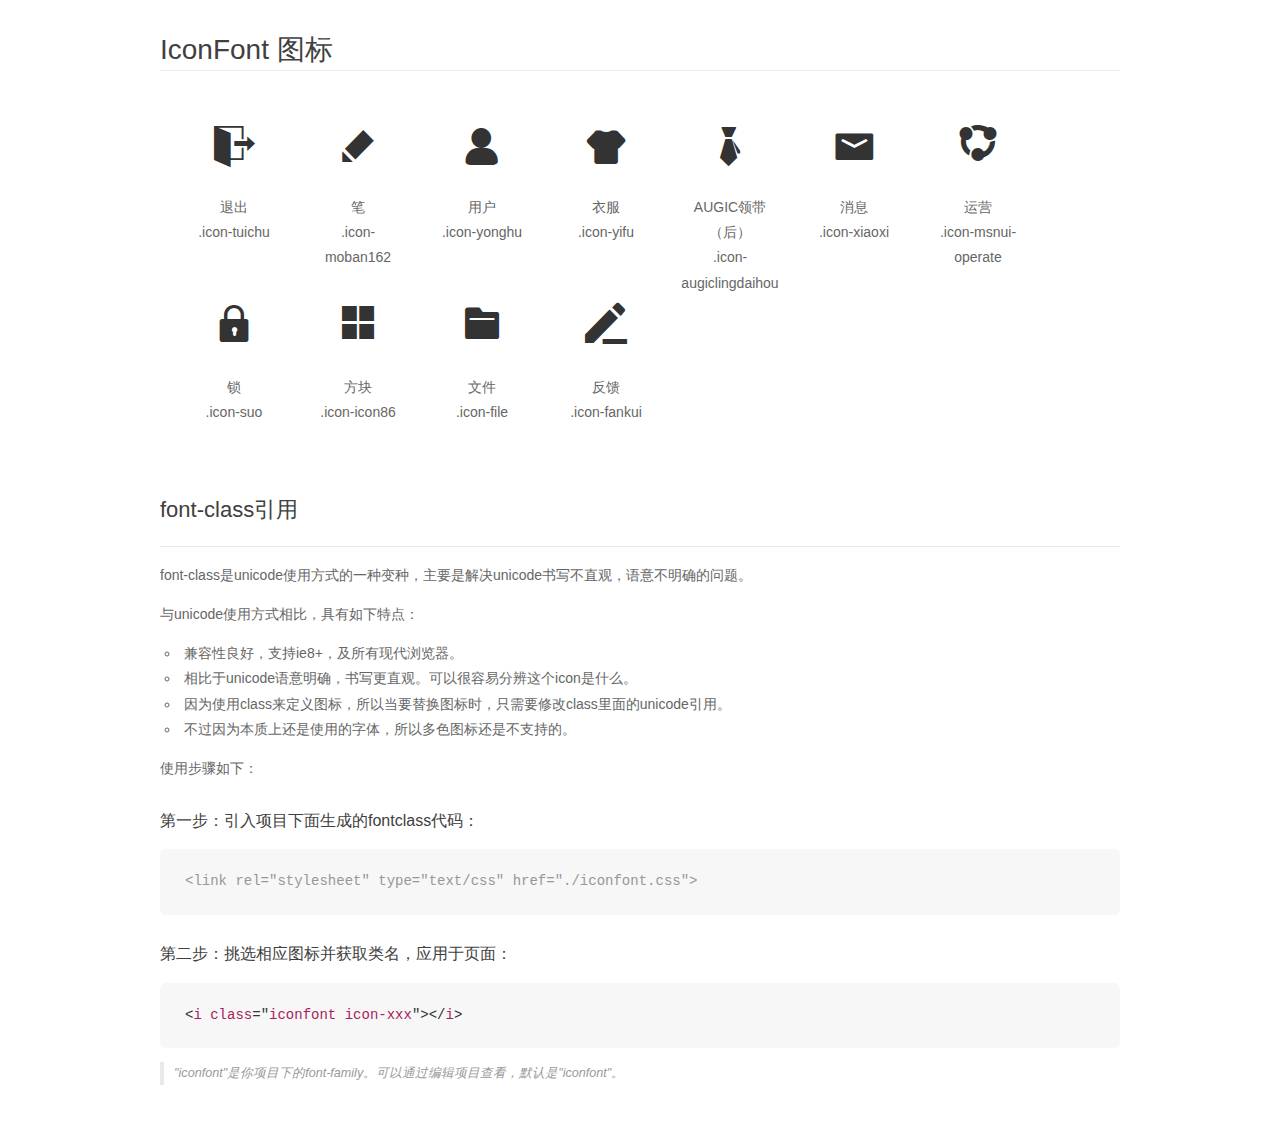
<file: font/demo_fontclass.html>
<!DOCTYPE html>
<html>
<head>
    <meta charset="utf-8"/>
    <title>IconFont</title>
    <link rel="stylesheet" href="demo.css">
    <link rel="stylesheet" href="iconfont.css">
</head>
<body>
    <div class="main markdown">
        <h1>IconFont 图标</h1>
        <ul class="icon_lists clear">
            
                <li>
                <i class="icon iconfont icon-tuichu"></i>
                    <div class="name">退出</div>
                    <div class="fontclass">.icon-tuichu</div>
                </li>
            
                <li>
                <i class="icon iconfont icon-moban162"></i>
                    <div class="name">笔</div>
                    <div class="fontclass">.icon-moban162</div>
                </li>
            
                <li>
                <i class="icon iconfont icon-yonghu"></i>
                    <div class="name">用户</div>
                    <div class="fontclass">.icon-yonghu</div>
                </li>
            
                <li>
                <i class="icon iconfont icon-yifu"></i>
                    <div class="name">衣服</div>
                    <div class="fontclass">.icon-yifu</div>
                </li>
            
                <li>
                <i class="icon iconfont icon-augiclingdaihou"></i>
                    <div class="name">AUGIC领带（后）</div>
                    <div class="fontclass">.icon-augiclingdaihou</div>
                </li>
            
                <li>
                <i class="icon iconfont icon-xiaoxi"></i>
                    <div class="name">消息</div>
                    <div class="fontclass">.icon-xiaoxi</div>
                </li>
            
                <li>
                <i class="icon iconfont icon-msnui-operate"></i>
                    <div class="name">运营</div>
                    <div class="fontclass">.icon-msnui-operate</div>
                </li>
            
                <li>
                <i class="icon iconfont icon-suo"></i>
                    <div class="name">锁</div>
                    <div class="fontclass">.icon-suo</div>
                </li>
            
                <li>
                <i class="icon iconfont icon-icon86"></i>
                    <div class="name">方块</div>
                    <div class="fontclass">.icon-icon86</div>
                </li>
            
                <li>
                <i class="icon iconfont icon-file"></i>
                    <div class="name">文件</div>
                    <div class="fontclass">.icon-file</div>
                </li>
            
                <li>
                <i class="icon iconfont icon-fankui"></i>
                    <div class="name">反馈</div>
                    <div class="fontclass">.icon-fankui</div>
                </li>
            
        </ul>

        <h2 id="font-class-">font-class引用</h2>
        <hr>

        <p>font-class是unicode使用方式的一种变种，主要是解决unicode书写不直观，语意不明确的问题。</p>
        <p>与unicode使用方式相比，具有如下特点：</p>
        <ul>
        <li>兼容性良好，支持ie8+，及所有现代浏览器。</li>
        <li>相比于unicode语意明确，书写更直观。可以很容易分辨这个icon是什么。</li>
        <li>因为使用class来定义图标，所以当要替换图标时，只需要修改class里面的unicode引用。</li>
        <li>不过因为本质上还是使用的字体，所以多色图标还是不支持的。</li>
        </ul>
        <p>使用步骤如下：</p>
        <h3 id="-fontclass-">第一步：引入项目下面生成的fontclass代码：</h3>


        <pre><code class="lang-js hljs javascript"><span class="hljs-comment">&lt;link rel="stylesheet" type="text/css" href="./iconfont.css"&gt;</span></code></pre>
        <h3 id="-">第二步：挑选相应图标并获取类名，应用于页面：</h3>
        <pre><code class="lang-css hljs">&lt;<span class="hljs-selector-tag">i</span> <span class="hljs-selector-tag">class</span>="<span class="hljs-selector-tag">iconfont</span> <span class="hljs-selector-tag">icon-xxx</span>"&gt;&lt;/<span class="hljs-selector-tag">i</span>&gt;</code></pre>
        <blockquote>
        <p>"iconfont"是你项目下的font-family。可以通过编辑项目查看，默认是"iconfont"。</p>
        </blockquote>
    </div>
</body>
</html>
</file>
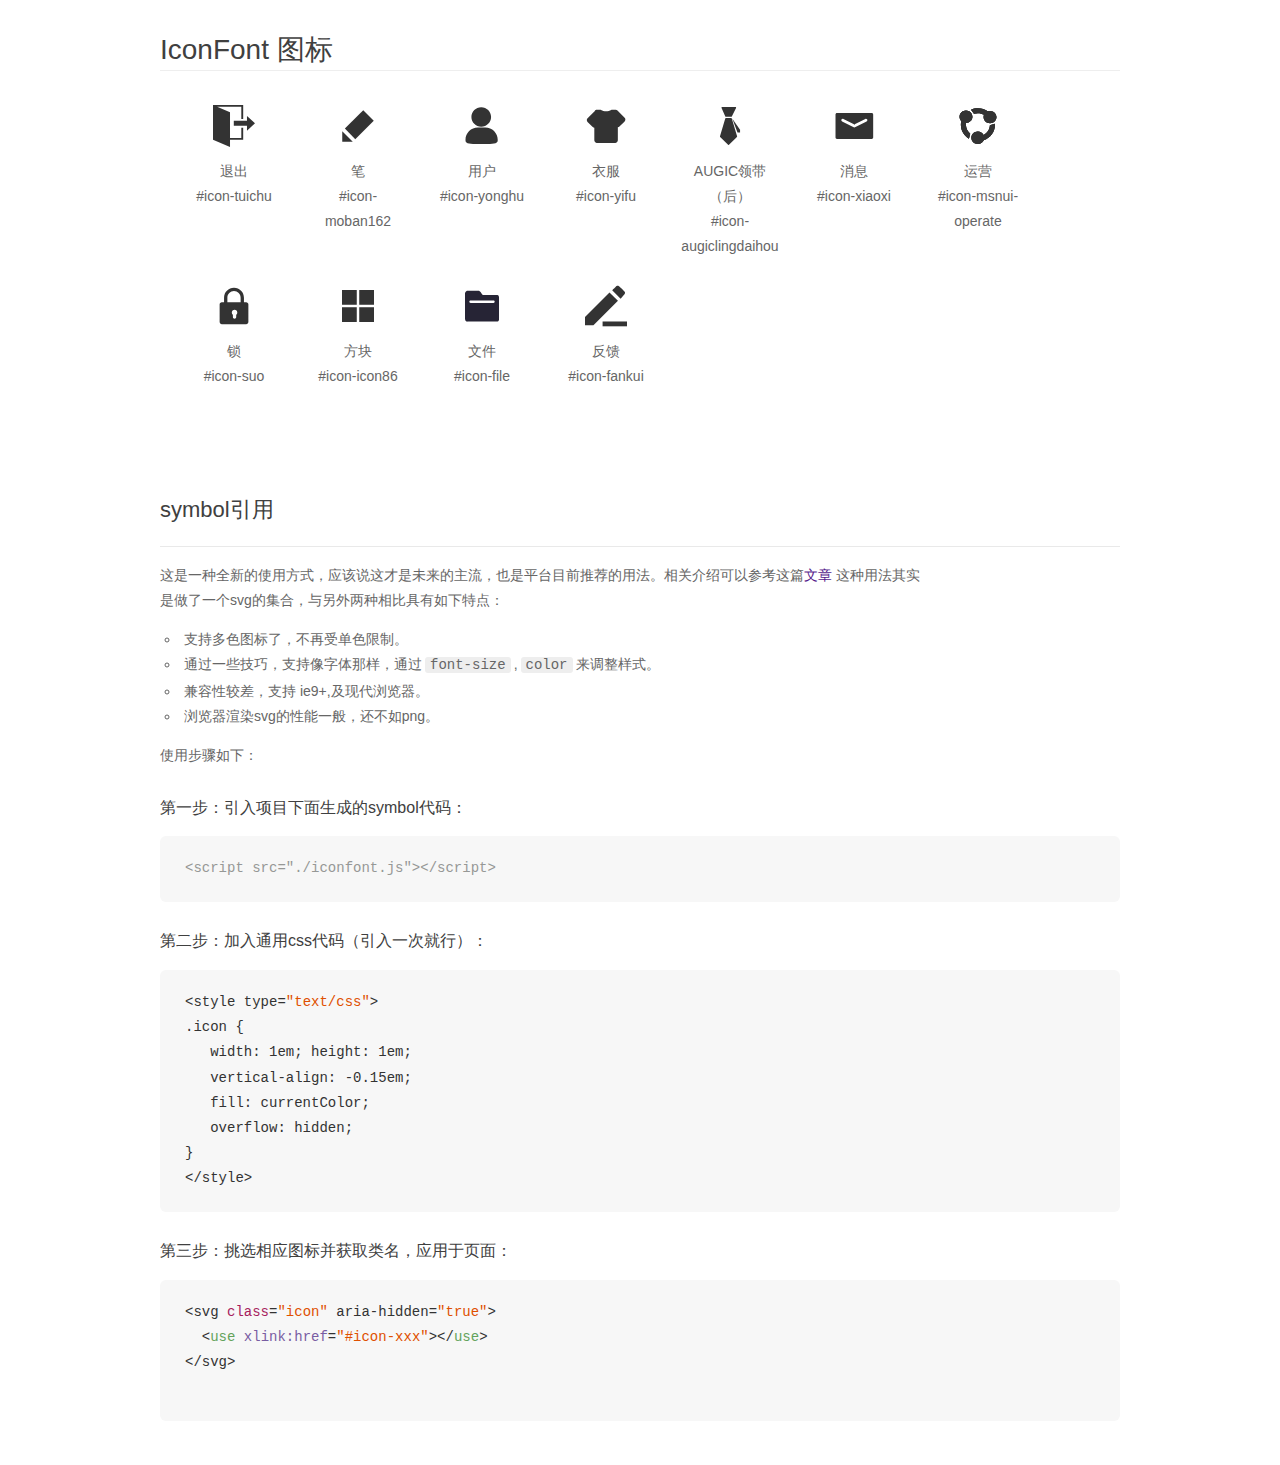
<file: font/demo_symbol.html>
<!DOCTYPE html>
<html>
<head>
    <meta charset="utf-8"/>
    <title>IconFont</title>
    <link rel="stylesheet" href="demo.css">
    <script src="iconfont.js"></script>

    <style type="text/css">
        .icon {
          /* 通过设置 font-size 来改变图标大小 */
          width: 1em; height: 1em;
          /* 图标和文字相邻时，垂直对齐 */
          vertical-align: -0.15em;
          /* 通过设置 color 来改变 SVG 的颜色/fill */
          fill: currentColor;
          /* path 和 stroke 溢出 viewBox 部分在 IE 下会显示
             normalize.css 中也包含这行 */
          overflow: hidden;
        }

    </style>
</head>
<body>
    <div class="main markdown">
        <h1>IconFont 图标</h1>
        <ul class="icon_lists clear">
            
                <li>
                    <svg class="icon" aria-hidden="true">
                        <use xlink:href="#icon-tuichu"></use>
                    </svg>
                    <div class="name">退出</div>
                    <div class="fontclass">#icon-tuichu</div>
                </li>
            
                <li>
                    <svg class="icon" aria-hidden="true">
                        <use xlink:href="#icon-moban162"></use>
                    </svg>
                    <div class="name">笔</div>
                    <div class="fontclass">#icon-moban162</div>
                </li>
            
                <li>
                    <svg class="icon" aria-hidden="true">
                        <use xlink:href="#icon-yonghu"></use>
                    </svg>
                    <div class="name">用户</div>
                    <div class="fontclass">#icon-yonghu</div>
                </li>
            
                <li>
                    <svg class="icon" aria-hidden="true">
                        <use xlink:href="#icon-yifu"></use>
                    </svg>
                    <div class="name">衣服</div>
                    <div class="fontclass">#icon-yifu</div>
                </li>
            
                <li>
                    <svg class="icon" aria-hidden="true">
                        <use xlink:href="#icon-augiclingdaihou"></use>
                    </svg>
                    <div class="name">AUGIC领带（后）</div>
                    <div class="fontclass">#icon-augiclingdaihou</div>
                </li>
            
                <li>
                    <svg class="icon" aria-hidden="true">
                        <use xlink:href="#icon-xiaoxi"></use>
                    </svg>
                    <div class="name">消息</div>
                    <div class="fontclass">#icon-xiaoxi</div>
                </li>
            
                <li>
                    <svg class="icon" aria-hidden="true">
                        <use xlink:href="#icon-msnui-operate"></use>
                    </svg>
                    <div class="name">运营</div>
                    <div class="fontclass">#icon-msnui-operate</div>
                </li>
            
                <li>
                    <svg class="icon" aria-hidden="true">
                        <use xlink:href="#icon-suo"></use>
                    </svg>
                    <div class="name">锁</div>
                    <div class="fontclass">#icon-suo</div>
                </li>
            
                <li>
                    <svg class="icon" aria-hidden="true">
                        <use xlink:href="#icon-icon86"></use>
                    </svg>
                    <div class="name">方块</div>
                    <div class="fontclass">#icon-icon86</div>
                </li>
            
                <li>
                    <svg class="icon" aria-hidden="true">
                        <use xlink:href="#icon-file"></use>
                    </svg>
                    <div class="name">文件</div>
                    <div class="fontclass">#icon-file</div>
                </li>
            
                <li>
                    <svg class="icon" aria-hidden="true">
                        <use xlink:href="#icon-fankui"></use>
                    </svg>
                    <div class="name">反馈</div>
                    <div class="fontclass">#icon-fankui</div>
                </li>
            
        </ul>


        <h2 id="symbol-">symbol引用</h2>
        <hr>

        <p>这是一种全新的使用方式，应该说这才是未来的主流，也是平台目前推荐的用法。相关介绍可以参考这篇<a href="">文章</a>
        这种用法其实是做了一个svg的集合，与另外两种相比具有如下特点：</p>
        <ul>
          <li>支持多色图标了，不再受单色限制。</li>
          <li>通过一些技巧，支持像字体那样，通过<code>font-size</code>,<code>color</code>来调整样式。</li>
          <li>兼容性较差，支持 ie9+,及现代浏览器。</li>
          <li>浏览器渲染svg的性能一般，还不如png。</li>
        </ul>
        <p>使用步骤如下：</p>
        <h3 id="-symbol-">第一步：引入项目下面生成的symbol代码：</h3>
        <pre><code class="lang-js hljs javascript"><span class="hljs-comment">&lt;script src="./iconfont.js"&gt;&lt;/script&gt;</span></code></pre>
        <h3 id="-css-">第二步：加入通用css代码（引入一次就行）：</h3>
        <pre><code class="lang-js hljs javascript">&lt;style type=<span class="hljs-string">"text/css"</span>&gt;
.icon {
   width: <span class="hljs-number">1</span>em; height: <span class="hljs-number">1</span>em;
   vertical-align: <span class="hljs-number">-0.15</span>em;
   fill: currentColor;
   overflow: hidden;
}
&lt;<span class="hljs-regexp">/style&gt;</span></code></pre>
        <h3 id="-">第三步：挑选相应图标并获取类名，应用于页面：</h3>
        <pre><code class="lang-js hljs javascript">&lt;svg <span class="hljs-class"><span class="hljs-keyword">class</span></span>=<span class="hljs-string">"icon"</span> aria-hidden=<span class="hljs-string">"true"</span>&gt;<span class="xml"><span class="hljs-tag">
  &lt;<span class="hljs-name">use</span> <span class="hljs-attr">xlink:href</span>=<span class="hljs-string">"#icon-xxx"</span>&gt;</span><span class="hljs-tag">&lt;/<span class="hljs-name">use</span>&gt;</span>
</span>&lt;<span class="hljs-regexp">/svg&gt;
        </span></code></pre>
    </div>
</body>
</html>
</file>
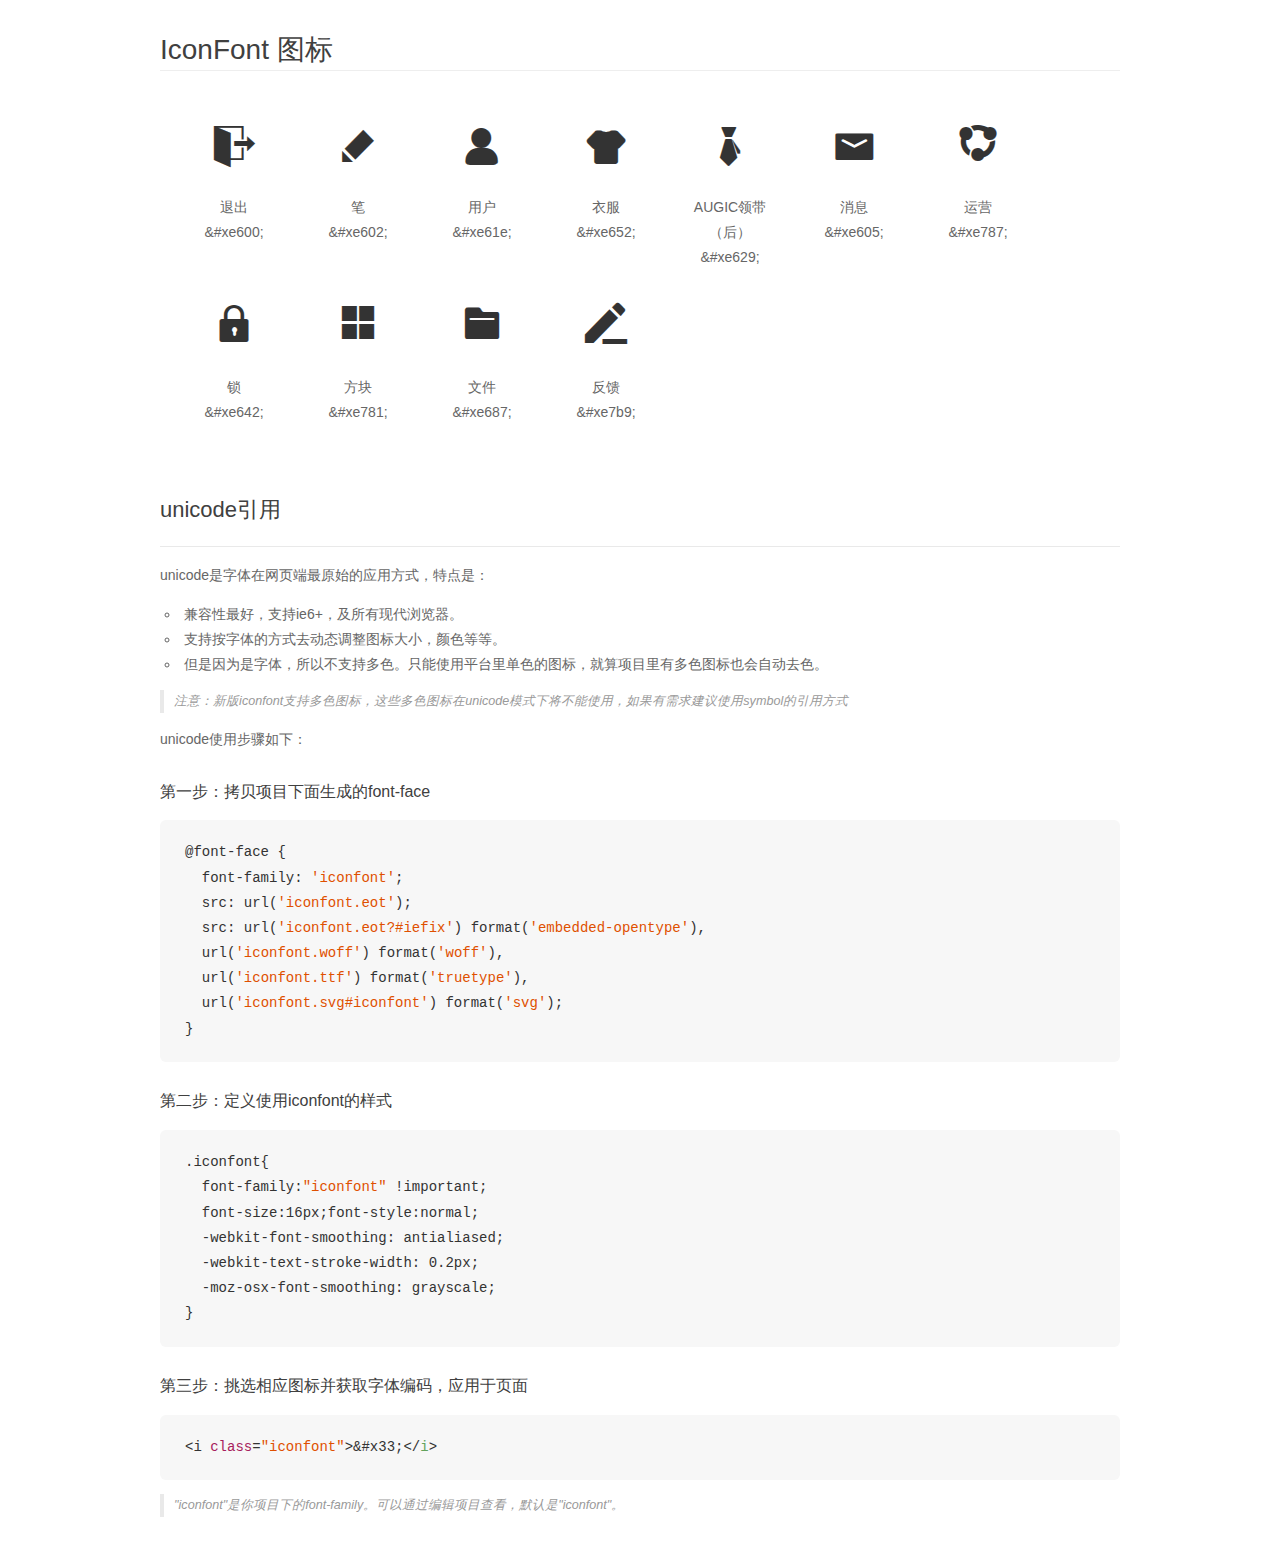
<file: font/demo_unicode.html>
<!DOCTYPE html>
<html>
<head>
    <meta charset="utf-8"/>
    <title>IconFont</title>
    <link rel="stylesheet" href="demo.css">

    <style type="text/css">

        @font-face {font-family: "iconfont";
          src: url('iconfont.eot'); /* IE9*/
          src: url('iconfont.eot#iefix') format('embedded-opentype'), /* IE6-IE8 */
          url('iconfont.woff') format('woff'), /* chrome, firefox */
          url('iconfont.ttf') format('truetype'), /* chrome, firefox, opera, Safari, Android, iOS 4.2+*/
          url('iconfont.svg#iconfont') format('svg'); /* iOS 4.1- */
        }

        .iconfont {
          font-family:"iconfont" !important;
          font-size:16px;
          font-style:normal;
          -webkit-font-smoothing: antialiased;
          -webkit-text-stroke-width: 0.2px;
          -moz-osx-font-smoothing: grayscale;
        }

    </style>
</head>
<body>
    <div class="main markdown">
        <h1>IconFont 图标</h1>
        <ul class="icon_lists clear">
            
                <li>
                <i class="icon iconfont">&#xe600;</i>
                    <div class="name">退出</div>
                    <div class="code">&amp;#xe600;</div>
                </li>
            
                <li>
                <i class="icon iconfont">&#xe602;</i>
                    <div class="name">笔</div>
                    <div class="code">&amp;#xe602;</div>
                </li>
            
                <li>
                <i class="icon iconfont">&#xe61e;</i>
                    <div class="name">用户</div>
                    <div class="code">&amp;#xe61e;</div>
                </li>
            
                <li>
                <i class="icon iconfont">&#xe652;</i>
                    <div class="name">衣服</div>
                    <div class="code">&amp;#xe652;</div>
                </li>
            
                <li>
                <i class="icon iconfont">&#xe629;</i>
                    <div class="name">AUGIC领带（后）</div>
                    <div class="code">&amp;#xe629;</div>
                </li>
            
                <li>
                <i class="icon iconfont">&#xe605;</i>
                    <div class="name">消息</div>
                    <div class="code">&amp;#xe605;</div>
                </li>
            
                <li>
                <i class="icon iconfont">&#xe787;</i>
                    <div class="name">运营</div>
                    <div class="code">&amp;#xe787;</div>
                </li>
            
                <li>
                <i class="icon iconfont">&#xe642;</i>
                    <div class="name">锁</div>
                    <div class="code">&amp;#xe642;</div>
                </li>
            
                <li>
                <i class="icon iconfont">&#xe781;</i>
                    <div class="name">方块</div>
                    <div class="code">&amp;#xe781;</div>
                </li>
            
                <li>
                <i class="icon iconfont">&#xe687;</i>
                    <div class="name">文件</div>
                    <div class="code">&amp;#xe687;</div>
                </li>
            
                <li>
                <i class="icon iconfont">&#xe7b9;</i>
                    <div class="name">反馈</div>
                    <div class="code">&amp;#xe7b9;</div>
                </li>
            
        </ul>
        <h2 id="unicode-">unicode引用</h2>
        <hr>

        <p>unicode是字体在网页端最原始的应用方式，特点是：</p>
        <ul>
        <li>兼容性最好，支持ie6+，及所有现代浏览器。</li>
        <li>支持按字体的方式去动态调整图标大小，颜色等等。</li>
        <li>但是因为是字体，所以不支持多色。只能使用平台里单色的图标，就算项目里有多色图标也会自动去色。</li>
        </ul>
        <blockquote>
        <p>注意：新版iconfont支持多色图标，这些多色图标在unicode模式下将不能使用，如果有需求建议使用symbol的引用方式</p>
        </blockquote>
        <p>unicode使用步骤如下：</p>
        <h3 id="-font-face">第一步：拷贝项目下面生成的font-face</h3>
        <pre><code class="lang-js hljs javascript">@font-face {
  font-family: <span class="hljs-string">'iconfont'</span>;
  src: url(<span class="hljs-string">'iconfont.eot'</span>);
  src: url(<span class="hljs-string">'iconfont.eot?#iefix'</span>) format(<span class="hljs-string">'embedded-opentype'</span>),
  url(<span class="hljs-string">'iconfont.woff'</span>) format(<span class="hljs-string">'woff'</span>),
  url(<span class="hljs-string">'iconfont.ttf'</span>) format(<span class="hljs-string">'truetype'</span>),
  url(<span class="hljs-string">'iconfont.svg#iconfont'</span>) format(<span class="hljs-string">'svg'</span>);
}
</code></pre>
        <h3 id="-iconfont-">第二步：定义使用iconfont的样式</h3>
        <pre><code class="lang-js hljs javascript">.iconfont{
  font-family:<span class="hljs-string">"iconfont"</span> !important;
  font-size:<span class="hljs-number">16</span>px;font-style:normal;
  -webkit-font-smoothing: antialiased;
  -webkit-text-stroke-width: <span class="hljs-number">0.2</span>px;
  -moz-osx-font-smoothing: grayscale;
}
</code></pre>
        <h3 id="-">第三步：挑选相应图标并获取字体编码，应用于页面</h3>
        <pre><code class="lang-js hljs javascript">&lt;i <span class="hljs-class"><span class="hljs-keyword">class</span></span>=<span class="hljs-string">"iconfont"</span>&gt;&amp;#x33;<span class="xml"><span class="hljs-tag">&lt;/<span class="hljs-name">i</span>&gt;</span></span></code></pre>

        <blockquote>
        <p>"iconfont"是你项目下的font-family。可以通过编辑项目查看，默认是"iconfont"。</p>
        </blockquote>
    </div>


</body>
</html>
</file>
<file: font/iconfont.css>
@font-face {font-family: "iconfont";
  src: url('iconfont.eot?t=1486453327748'); /* IE9*/
  src: url('iconfont.eot?t=1486453327748#iefix') format('embedded-opentype'), /* IE6-IE8 */
  url('iconfont.woff?t=1486453327748') format('woff'), /* chrome, firefox */
  url('iconfont.ttf?t=1486453327748') format('truetype'), /* chrome, firefox, opera, Safari, Android, iOS 4.2+*/
  url('iconfont.svg?t=1486453327748#iconfont') format('svg'); /* iOS 4.1- */
}

.iconfont {
  font-family:"iconfont" !important;
  font-size:16px;
  font-style:normal;
  -webkit-font-smoothing: antialiased;
  -moz-osx-font-smoothing: grayscale;
}

.icon-tuichu:before { content: "\e600"; }

.icon-moban162:before { content: "\e602"; }

.icon-yonghu:before { content: "\e61e"; }

.icon-yifu:before { content: "\e652"; }

.icon-augiclingdaihou:before { content: "\e629"; }

.icon-xiaoxi:before { content: "\e605"; }

.icon-msnui-operate:before { content: "\e787"; }

.icon-suo:before { content: "\e642"; }

.icon-icon86:before { content: "\e781"; }

.icon-file:before { content: "\e687"; }

.icon-fankui:before { content: "\e7b9"; }
</file>
<file: font/demo.css>
*{margin: 0;padding: 0;list-style: none;}
/*
KISSY CSS Reset
理念：1. reset 的目的不是清除浏览器的默认样式，这仅是部分工作。清除和重置是紧密不可分的。
2. reset 的目的不是让默认样式在所有浏览器下一致，而是减少默认样式有可能带来的问题。
3. reset 期望提供一套普适通用的基础样式。但没有银弹，推荐根据具体需求，裁剪和修改后再使用。
特色：1. 适应中文；2. 基于最新主流浏览器。
维护：玉伯<lifesinger@gmail.com>, 正淳<ragecarrier@gmail.com>
 */

/** 清除内外边距 **/
body, h1, h2, h3, h4, h5, h6, hr, p, blockquote, /* structural elements 结构元素 */
dl, dt, dd, ul, ol, li, /* list elements 列表元素 */
pre, /* text formatting elements 文本格式元素 */
form, fieldset, legend, button, input, textarea, /* form elements 表单元素 */
th, td /* table elements 表格元素 */ {
  margin: 0;
  padding: 0;
}

/** 设置默认字体 **/
body,
button, input, select, textarea /* for ie */ {
  font: 12px/1.5 tahoma, arial, \5b8b\4f53, sans-serif;
}
h1, h2, h3, h4, h5, h6 { font-size: 100%; }
address, cite, dfn, em, var { font-style: normal; } /* 将斜体扶正 */
code, kbd, pre, samp { font-family: courier new, courier, monospace; } /* 统一等宽字体 */
small { font-size: 12px; } /* 小于 12px 的中文很难阅读，让 small 正常化 */

/** 重置列表元素 **/
ul, ol { list-style: none; }

/** 重置文本格式元素 **/
a { text-decoration: none; }
a:hover { text-decoration: underline; }


/** 重置表单元素 **/
legend { color: #000; } /* for ie6 */
fieldset, img { border: 0; } /* img 搭车：让链接里的 img 无边框 */
button, input, select, textarea { font-size: 100%; } /* 使得表单元素在 ie 下能继承字体大小 */
/* 注：optgroup 无法扶正 */

/** 重置表格元素 **/
table { border-collapse: collapse; border-spacing: 0; }

/* 清除浮动 */
.ks-clear:after, .clear:after {
  content: '\20';
  display: block;
  height: 0;
  clear: both;
}
.ks-clear, .clear {
  *zoom: 1;
}

.main {
  padding: 30px 100px;
width: 960px;
margin: 0 auto;
}
.main h1{font-size:36px; color:#333; text-align:left;margin-bottom:30px; border-bottom: 1px solid #eee;}

.helps{margin-top:40px;}
.helps pre{
  padding:20px;
  margin:10px 0;
  border:solid 1px #e7e1cd;
  background-color: #fffdef;
  overflow: auto;
}

.icon_lists{
  width: 100% !important;

}

.icon_lists li{
  float:left;
  width: 100px;
  height:180px;
  text-align: center;
  list-style: none !important;
}
.icon_lists .icon{
  font-size: 42px;
  line-height: 100px;
  margin: 10px 0;
  color:#333;
  -webkit-transition: font-size 0.25s ease-out 0s;
  -moz-transition: font-size 0.25s ease-out 0s;
  transition: font-size 0.25s ease-out 0s;

}
.icon_lists .icon:hover{
  font-size: 100px;
}



.markdown {
  color: #666;
  font-size: 14px;
  line-height: 1.8;
}

.highlight {
  line-height: 1.5;
}

.markdown img {
  vertical-align: middle;
  max-width: 100%;
}

.markdown h1 {
  color: #404040;
  font-weight: 500;
  line-height: 40px;
  margin-bottom: 24px;
}

.markdown h2,
.markdown h3,
.markdown h4,
.markdown h5,
.markdown h6 {
  color: #404040;
  margin: 1.6em 0 0.6em 0;
  font-weight: 500;
  clear: both;
}

.markdown h1 {
  font-size: 28px;
}

.markdown h2 {
  font-size: 22px;
}

.markdown h3 {
  font-size: 16px;
}

.markdown h4 {
  font-size: 14px;
}

.markdown h5 {
  font-size: 12px;
}

.markdown h6 {
  font-size: 12px;
}

.markdown hr {
  height: 1px;
  border: 0;
  background: #e9e9e9;
  margin: 16px 0;
  clear: both;
}

.markdown p,
.markdown pre {
  margin: 1em 0;
}

.markdown > p,
.markdown > blockquote,
.markdown > .highlight,
.markdown > ol,
.markdown > ul {
  width: 80%;
}

.markdown ul > li {
  list-style: circle;
}

.markdown > ul li,
.markdown blockquote ul > li {
  margin-left: 20px;
  padding-left: 4px;
}

.markdown > ul li p,
.markdown > ol li p {
  margin: 0.6em 0;
}

.markdown ol > li {
  list-style: decimal;
}

.markdown > ol li,
.markdown blockquote ol > li {
  margin-left: 20px;
  padding-left: 4px;
}

.markdown code {
  margin: 0 3px;
  padding: 0 5px;
  background: #eee;
  border-radius: 3px;
}

.markdown pre {
  border-radius: 6px;
  background: #f7f7f7;
  padding: 20px;
}

.markdown pre code {
  border: none;
  background: #f7f7f7;
  margin: 0;
}

.markdown strong,
.markdown b {
  font-weight: 600;
}

.markdown > table {
  border-collapse: collapse;
  border-spacing: 0px;
  empty-cells: show;
  border: 1px solid #e9e9e9;
  width: 95%;
  margin-bottom: 24px;
}

.markdown > table th {
  white-space: nowrap;
  color: #333;
  font-weight: 600;

}

.markdown > table th,
.markdown > table td {
  border: 1px solid #e9e9e9;
  padding: 8px 16px;
  text-align: left;
}

.markdown > table th {
  background: #F7F7F7;
}

.markdown blockquote {
  font-size: 90%;
  color: #999;
  border-left: 4px solid #e9e9e9;
  padding-left: 0.8em;
  margin: 1em 0;
  font-style: italic;
}

.markdown blockquote p {
  margin: 0;
}

.markdown .anchor {
  opacity: 0;
  transition: opacity 0.3s ease;
  margin-left: 8px;
}

.markdown .waiting {
  color: #ccc;
}

.markdown h1:hover .anchor,
.markdown h2:hover .anchor,
.markdown h3:hover .anchor,
.markdown h4:hover .anchor,
.markdown h5:hover .anchor,
.markdown h6:hover .anchor {
  opacity: 1;
  display: inline-block;
}

.markdown > br,
.markdown > p > br {
  clear: both;
}


.hljs {
  display: block;
  background: white;
  padding: 0.5em;
  color: #333333;
  overflow-x: auto;
}

.hljs-comment,
.hljs-meta {
  color: #969896;
}

.hljs-string,
.hljs-variable,
.hljs-template-variable,
.hljs-strong,
.hljs-emphasis,
.hljs-quote {
  color: #df5000;
}

.hljs-keyword,
.hljs-selector-tag,
.hljs-type {
  color: #a71d5d;
}

.hljs-literal,
.hljs-symbol,
.hljs-bullet,
.hljs-attribute {
  color: #0086b3;
}

.hljs-section,
.hljs-name {
  color: #63a35c;
}

.hljs-tag {
  color: #333333;
}

.hljs-title,
.hljs-attr,
.hljs-selector-id,
.hljs-selector-class,
.hljs-selector-attr,
.hljs-selector-pseudo {
  color: #795da3;
}

.hljs-addition {
  color: #55a532;
  background-color: #eaffea;
}

.hljs-deletion {
  color: #bd2c00;
  background-color: #ffecec;
}

.hljs-link {
  text-decoration: underline;
}

pre{
  background: #fff;
}
</file>
